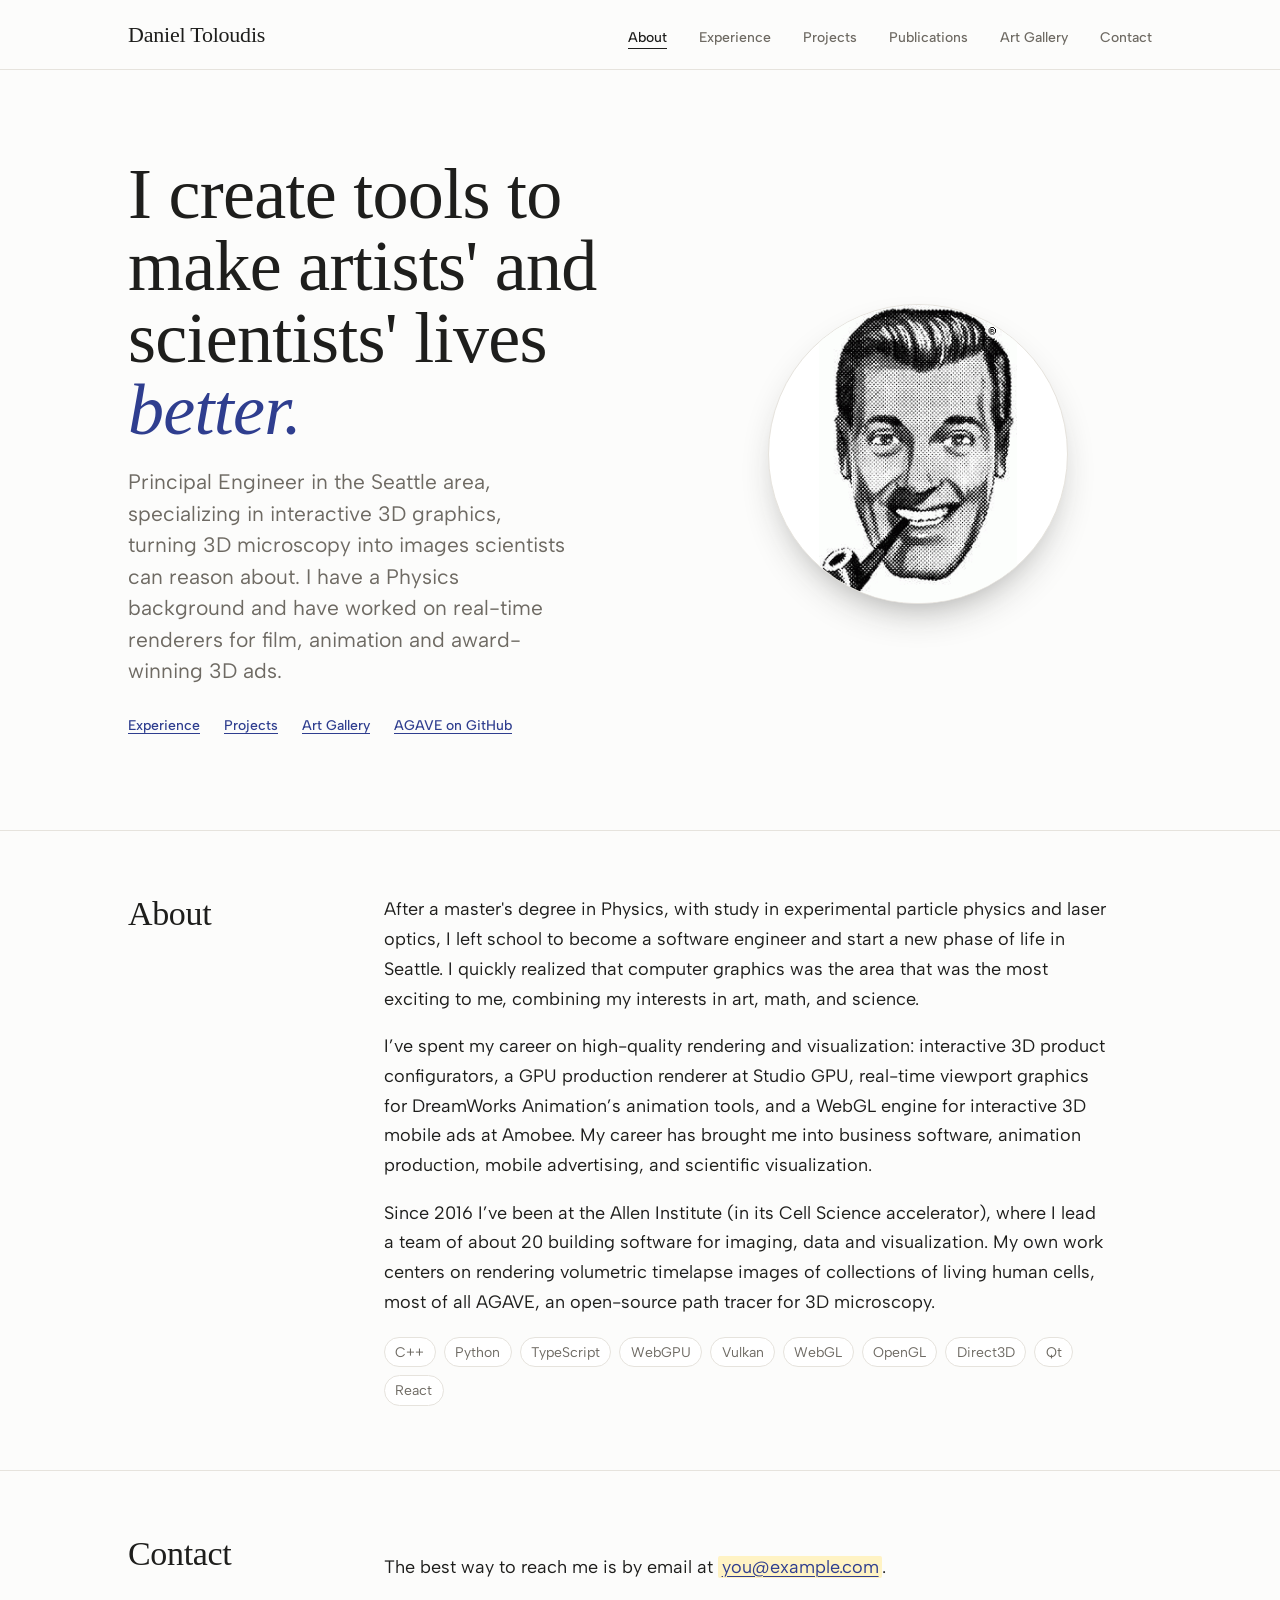
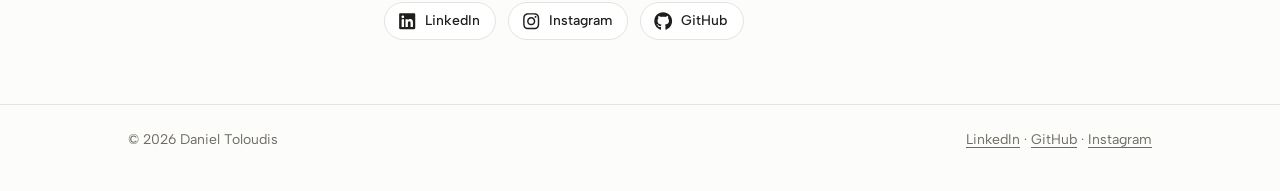
<file: index.html>
<!doctype html>
<html lang="en">
<head>
  <meta charset="utf-8">
  <meta name="viewport" content="width=device-width, initial-scale=1">
  <title>Daniel Toloudis — Graphics engineer</title>
  <meta name="description" content="Daniel Toloudis builds rendering software for scientific images: path-traced volume rendering of 3D microscopy at the Allen Institute for Cell Science.">
  <link rel="preconnect" href="https://fonts.googleapis.com">
  <link rel="preconnect" href="https://fonts.gstatic.com" crossorigin>
  <link rel="stylesheet" href="https://fonts.googleapis.com/css2?family=Tinos:ital,wght@0,400;1,400&family=Albert+Sans:ital,wght@0,400;0,500;0,600;1,400&display=swap">
  <link rel="icon" href="data:image/svg+xml,%3Csvg xmlns='http://www.w3.org/2000/svg' viewBox='0 0 32 32'%3E%3Ccircle cx='16' cy='16' r='14' fill='%2305070a'/%3E%3Ccircle cx='17' cy='15' r='6' fill='%23ff6bb8'/%3E%3Ccircle cx='16' cy='16' r='12' fill='none' stroke='%234f8cff' stroke-width='2'/%3E%3C/svg%3E">
  <script type="module" crossorigin src="./assets/main-CCOBuqIG.js"></script>
  <link rel="modulepreload" crossorigin href="./assets/mount-3swXHmPe.js">
  <link rel="modulepreload" crossorigin href="./assets/fa6-BTSEpjHE.js">
  <link rel="modulepreload" crossorigin href="./assets/Txt-CPRo2rce.js">
  <link rel="modulepreload" crossorigin href="./assets/assets-CnArFtZx.js">
  <link rel="stylesheet" crossorigin href="./assets/mount-CSXxXZ2w.css">
</head>
<body>
  <div id="root"><link rel="preload" as="image" href="/images/dobbshead.png"/><header class="site-head"><div class="wrap"><a class="wordmark" href="index.html">Daniel Toloudis</a><nav class="site-nav" aria-label="Main"><a href="index.html" aria-current="page">About</a><a href="experience.html">Experience</a><a href="projects.html">Projects</a><a href="publications.html">Publications</a><a href="art.html">Art Gallery</a><a href="index.html#contact">Contact</a></nav></div></header><main><section class="wrap hero"><div><h1>I create tools to make artists&#x27; and scientists&#x27; lives <em>better.</em></h1><p class="lede">Principal Engineer in the Seattle area, specializing in interactive 3D graphics, turning 3D microscopy into images scientists can reason about. I have a Physics background and have worked on real-time renderers for film, animation and award-winning 3D ads.</p><p class="links"><a href="experience.html">Experience</a><a href="projects.html">Projects</a><a href="art.html">Art Gallery</a><a href="https://github.com/AllenCell/agave">AGAVE on GitHub</a></p></div><figure class="portrait"><img src="/images/dobbshead.png" alt="Dobbshead" width="216" height="324"/></figure></section><section class="section" id="about"><div class="wrap section-grid"><h2>About</h2><div><div class="prose"><p>After a master&#x27;s degree in Physics, with study in experimental particle physics and laser optics, I left school to become a software engineer and start a new phase of life in Seattle. I quickly realized that computer graphics was the area that was the most exciting to me, combining my interests in art, math, and science.</p><p>I’ve spent my career on high-quality rendering and visualization: interactive 3D product configurators, a GPU production renderer at Studio GPU, real-time viewport graphics for DreamWorks Animation’s animation tools, and a WebGL engine for interactive 3D mobile ads at Amobee. My career has brought me into business software, animation production, mobile advertising, and scientific visualization.</p><p>Since 2016 I’ve been at the Allen Institute (in its Cell Science accelerator), where I lead a team of about 20 building software for imaging, data and visualization. My own work centers on rendering volumetric timelapse images of collections of living human cells, most of all AGAVE, an open-source path tracer for 3D microscopy.</p></div><div class="about-skills" aria-label="Skills"><ul class="skills"><li>C++</li><li>Python</li><li>TypeScript</li><li>WebGPU</li><li>Vulkan</li><li>WebGL</li><li>OpenGL</li><li>Direct3D</li><li>Qt</li><li>React</li></ul></div></div></div></section><section class="section" id="contact"><div class="wrap section-grid"><h2>Contact</h2><div><p class="prose">The best way to reach me is by email at<!-- --> <a href="mailto:you@example.com"><span class="todo">you@example.com</span></a>.</p><ul class="social"><li><a href="https://www.linkedin.com/in/toloudis/"><svg stroke="currentColor" fill="currentColor" stroke-width="0" viewBox="0 0 448 512" aria-hidden="true" height="1em" width="1em" xmlns="http://www.w3.org/2000/svg"><path d="M416 32H31.9C14.3 32 0 46.5 0 64.3v383.4C0 465.5 14.3 480 31.9 480H416c17.6 0 32-14.5 32-32.3V64.3c0-17.8-14.4-32.3-32-32.3zM135.4 416H69V202.2h66.5V416zm-33.2-243c-21.3 0-38.5-17.3-38.5-38.5S80.9 96 102.2 96c21.2 0 38.5 17.3 38.5 38.5 0 21.3-17.2 38.5-38.5 38.5zm282.1 243h-66.4V312c0-24.8-.5-56.7-34.5-56.7-34.6 0-39.9 27-39.9 54.9V416h-66.4V202.2h63.7v29.2h.9c8.9-16.8 30.6-34.5 62.9-34.5 67.2 0 79.7 44.3 79.7 101.9V416z"></path></svg>LinkedIn</a></li><li><a href="https://www.instagram.com/dmtoloudis/"><svg stroke="currentColor" fill="currentColor" stroke-width="0" viewBox="0 0 448 512" aria-hidden="true" height="1em" width="1em" xmlns="http://www.w3.org/2000/svg"><path d="M224.1 141c-63.6 0-114.9 51.3-114.9 114.9s51.3 114.9 114.9 114.9S339 319.5 339 255.9 287.7 141 224.1 141zm0 189.6c-41.1 0-74.7-33.5-74.7-74.7s33.5-74.7 74.7-74.7 74.7 33.5 74.7 74.7-33.6 74.7-74.7 74.7zm146.4-194.3c0 14.9-12 26.8-26.8 26.8-14.9 0-26.8-12-26.8-26.8s12-26.8 26.8-26.8 26.8 12 26.8 26.8zm76.1 27.2c-1.7-35.9-9.9-67.7-36.2-93.9-26.2-26.2-58-34.4-93.9-36.2-37-2.1-147.9-2.1-184.9 0-35.8 1.7-67.6 9.9-93.9 36.1s-34.4 58-36.2 93.9c-2.1 37-2.1 147.9 0 184.9 1.7 35.9 9.9 67.7 36.2 93.9s58 34.4 93.9 36.2c37 2.1 147.9 2.1 184.9 0 35.9-1.7 67.7-9.9 93.9-36.2 26.2-26.2 34.4-58 36.2-93.9 2.1-37 2.1-147.8 0-184.8zM398.8 388c-7.8 19.6-22.9 34.7-42.6 42.6-29.5 11.7-99.5 9-132.1 9s-102.7 2.6-132.1-9c-19.6-7.8-34.7-22.9-42.6-42.6-11.7-29.5-9-99.5-9-132.1s-2.6-102.7 9-132.1c7.8-19.6 22.9-34.7 42.6-42.6 29.5-11.7 99.5-9 132.1-9s102.7-2.6 132.1 9c19.6 7.8 34.7 22.9 42.6 42.6 11.7 29.5 9 99.5 9 132.1s2.7 102.7-9 132.1z"></path></svg>Instagram</a></li><li><a href="https://github.com/toloudis"><svg stroke="currentColor" fill="currentColor" stroke-width="0" viewBox="0 0 496 512" aria-hidden="true" height="1em" width="1em" xmlns="http://www.w3.org/2000/svg"><path d="M165.9 397.4c0 2-2.3 3.6-5.2 3.6-3.3.3-5.6-1.3-5.6-3.6 0-2 2.3-3.6 5.2-3.6 3-.3 5.6 1.3 5.6 3.6zm-31.1-4.5c-.7 2 1.3 4.3 4.3 4.9 2.6 1 5.6 0 6.2-2s-1.3-4.3-4.3-5.2c-2.6-.7-5.5.3-6.2 2.3zm44.2-1.7c-2.9.7-4.9 2.6-4.6 4.9.3 2 2.9 3.3 5.9 2.6 2.9-.7 4.9-2.6 4.6-4.6-.3-1.9-3-3.2-5.9-2.9zM244.8 8C106.1 8 0 113.3 0 252c0 110.9 69.8 205.8 169.5 239.2 12.8 2.3 17.3-5.6 17.3-12.1 0-6.2-.3-40.4-.3-61.4 0 0-70 15-84.7-29.8 0 0-11.4-29.1-27.8-36.6 0 0-22.9-15.7 1.6-15.4 0 0 24.9 2 38.6 25.8 21.9 38.6 58.6 27.5 72.9 20.9 2.3-16 8.8-27.1 16-33.7-55.9-6.2-112.3-14.3-112.3-110.5 0-27.5 7.6-41.3 23.6-58.9-2.6-6.5-11.1-33.3 2.6-67.9 20.9-6.5 69 27 69 27 20-5.6 41.5-8.5 62.8-8.5s42.8 2.9 62.8 8.5c0 0 48.1-33.6 69-27 13.7 34.7 5.2 61.4 2.6 67.9 16 17.7 25.8 31.5 25.8 58.9 0 96.5-58.9 104.2-114.8 110.5 9.2 7.9 17 22.9 17 46.4 0 33.7-.3 75.4-.3 83.6 0 6.5 4.6 14.4 17.3 12.1C428.2 457.8 496 362.9 496 252 496 113.3 383.5 8 244.8 8zM97.2 352.9c-1.3 1-1 3.3.7 5.2 1.6 1.6 3.9 2.3 5.2 1 1.3-1 1-3.3-.7-5.2-1.6-1.6-3.9-2.3-5.2-1zm-10.8-8.1c-.7 1.3.3 2.9 2.3 3.9 1.6 1 3.6.7 4.3-.7.7-1.3-.3-2.9-2.3-3.9-2-.6-3.6-.3-4.3.7zm32.4 35.6c-1.6 1.3-1 4.3 1.3 6.2 2.3 2.3 5.2 2.6 6.5 1 1.3-1.3.7-4.3-1.3-6.2-2.2-2.3-5.2-2.6-6.5-1zm-11.4-14.7c-1.6 1-1.6 3.6 0 5.9 1.6 2.3 4.3 3.3 5.6 2.3 1.6-1.3 1.6-3.9 0-6.2-1.4-2.3-4-3.3-5.6-2z"></path></svg>GitHub</a></li></ul></div></div></section></main><footer class="site-foot"><div class="wrap"><span>© <span>2026</span> <!-- -->Daniel Toloudis</span><span><a href="https://www.linkedin.com/in/toloudis/">LinkedIn</a> · <a href="https://github.com/toloudis">GitHub</a> · <a href="https://www.instagram.com/dmtoloudis/">Instagram</a></span></div></footer></div>
</body>
</html>
</file>
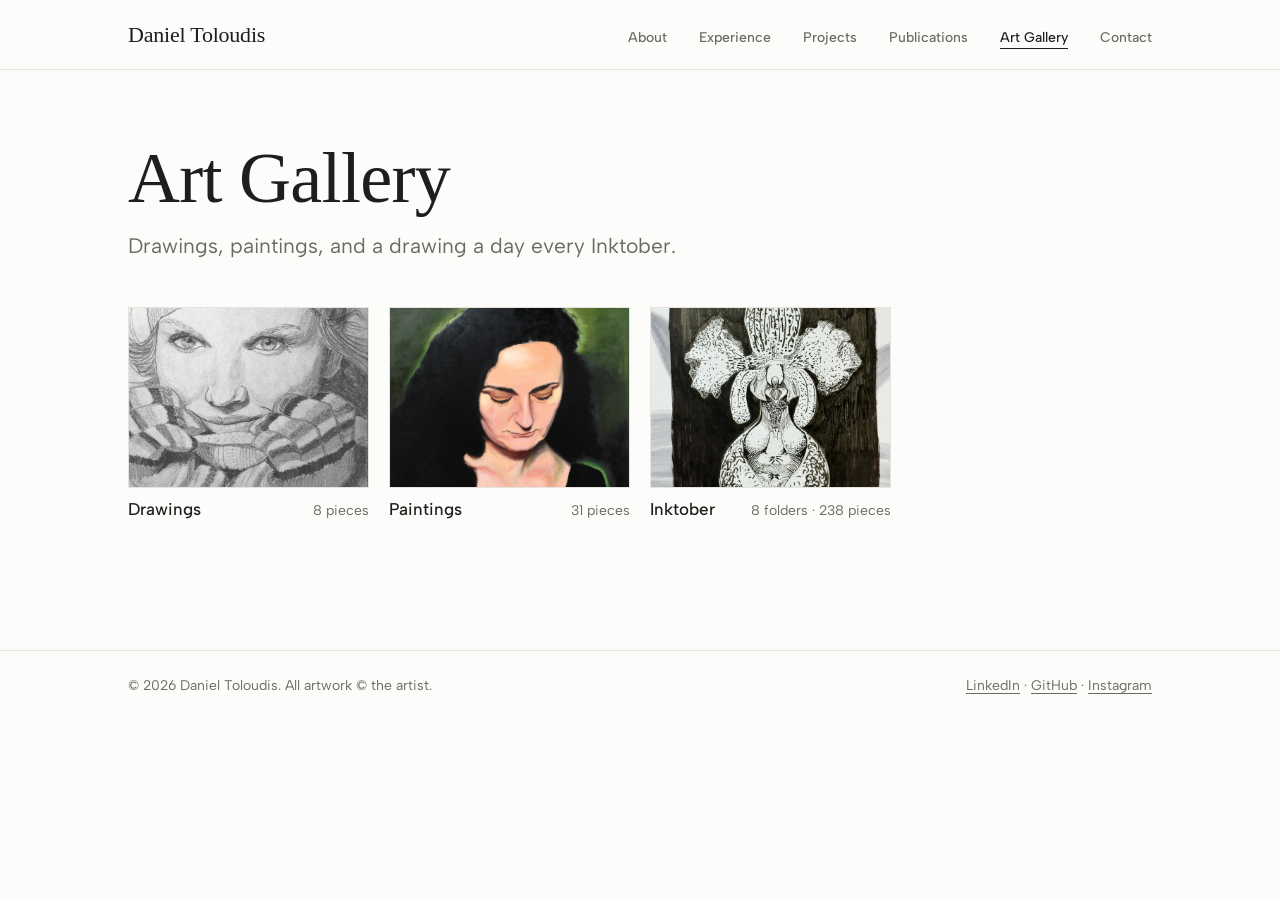
<file: art.html>
<!doctype html>
<html lang="en">
<head>
  <meta charset="utf-8">
  <meta name="viewport" content="width=device-width, initial-scale=1">
  <title>Art Gallery — Daniel Toloudis</title>
  <meta name="description" content="Ink drawings and paintings by Daniel Toloudis.">
  <link rel="preconnect" href="https://fonts.googleapis.com">
  <link rel="preconnect" href="https://fonts.gstatic.com" crossorigin>
  <link rel="stylesheet" href="https://fonts.googleapis.com/css2?family=Tinos:ital,wght@0,400;1,400&family=Albert+Sans:ital,wght@0,400;0,500;0,600;1,400&display=swap">
  <link rel="icon" href="data:image/svg+xml,%3Csvg xmlns='http://www.w3.org/2000/svg' viewBox='0 0 32 32'%3E%3Ccircle cx='16' cy='16' r='14' fill='%2305070a'/%3E%3Ccircle cx='17' cy='15' r='6' fill='%23ff6bb8'/%3E%3Ccircle cx='16' cy='16' r='12' fill='none' stroke='%234f8cff' stroke-width='2'/%3E%3C/svg%3E">
  <script type="module" crossorigin src="./assets/art-D16DQ9I-.js"></script>
  <link rel="modulepreload" crossorigin href="./assets/mount-3swXHmPe.js">
  <link rel="modulepreload" crossorigin href="./assets/assets-CnArFtZx.js">
  <link rel="modulepreload" crossorigin href="./assets/Picture-DK5VzDu_.js">
  <link rel="stylesheet" crossorigin href="./assets/mount-CSXxXZ2w.css">
</head>
<body>
  <div id="root"><header class="site-head"><div class="wrap"><a class="wordmark" href="index.html">Daniel Toloudis</a><nav class="site-nav" aria-label="Main"><a href="index.html">About</a><a href="experience.html">Experience</a><a href="projects.html">Projects</a><a href="publications.html">Publications</a><a href="art.html" aria-current="page">Art Gallery</a><a href="index.html#contact">Contact</a></nav></div></header><main><section class="wrap page-intro"><h1>Art Gallery</h1><div class="page-lede"><p>Drawings, paintings, and a drawing a day every Inktober.</p></div></section><div class="wrap page-body"><div class="art-browser"><ul class="folders"><li><a class="folder" href="#drawings"><span class="folder-cover"><img src="/images/art/drawings/Girl_Hat_Gloves.jpg" alt="" loading="lazy" decoding="async"/></span><span class="folder-label"><span class="title">Drawings</span><span class="detail">8 pieces</span></span></a></li><li><a class="folder" href="#paintings"><span class="folder-cover"><img src="/images/art/paintings/Portrait,_green.jpg" alt="" loading="lazy" decoding="async"/></span><span class="folder-label"><span class="title">Paintings</span><span class="detail">31 pieces</span></span></a></li><li><a class="folder" href="#inktober"><span class="folder-cover"><img src="/images/art/inktober/2024/2024-04-exotic.jpg" alt="" loading="lazy" decoding="async"/></span><span class="folder-label"><span class="title">Inktober</span><span class="detail">8 folders · <!-- -->238 pieces</span></span></a></li></ul></div></div></main><footer class="site-foot"><div class="wrap"><span>© <span>2026</span> <!-- -->Daniel Toloudis<!-- -->. All artwork © the artist.</span><span><a href="https://www.linkedin.com/in/toloudis/">LinkedIn</a> · <a href="https://github.com/toloudis">GitHub</a> · <a href="https://www.instagram.com/dmtoloudis/">Instagram</a></span></div></footer></div>
</body>
</html>
</file>
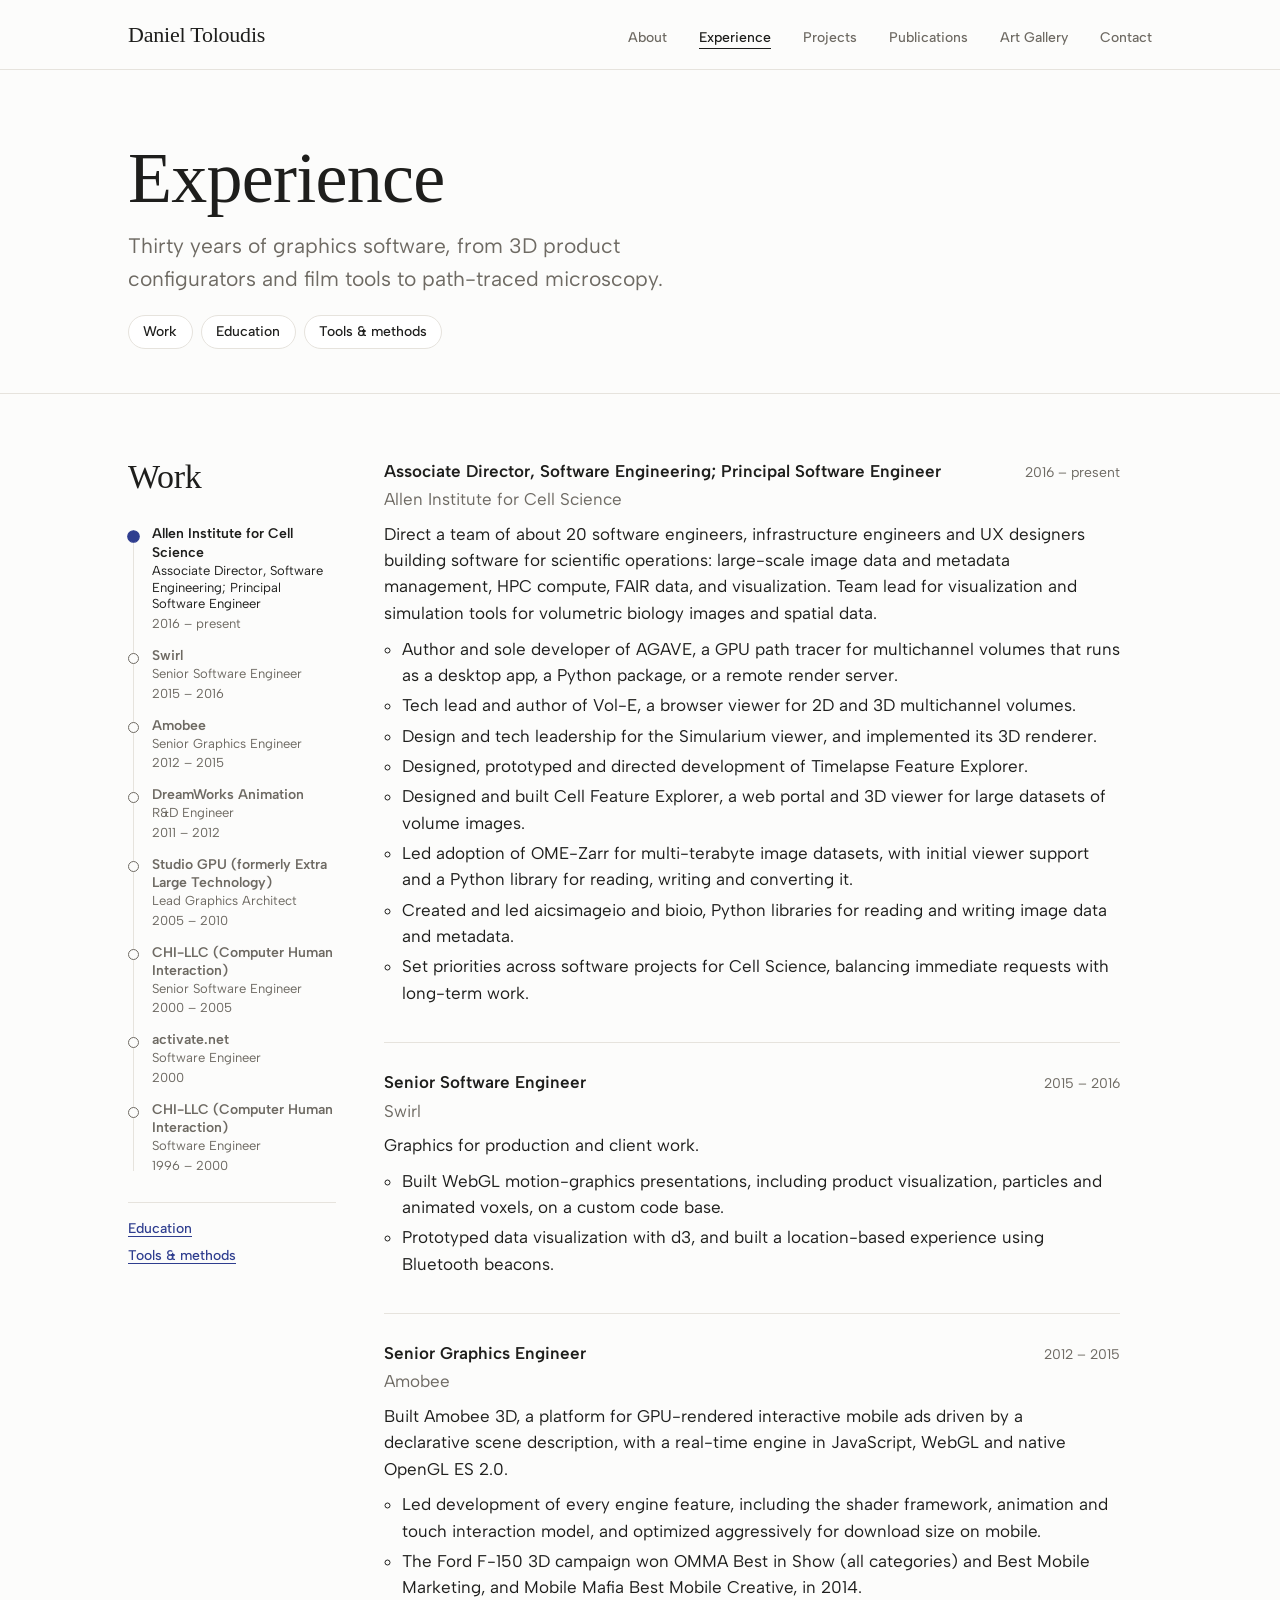
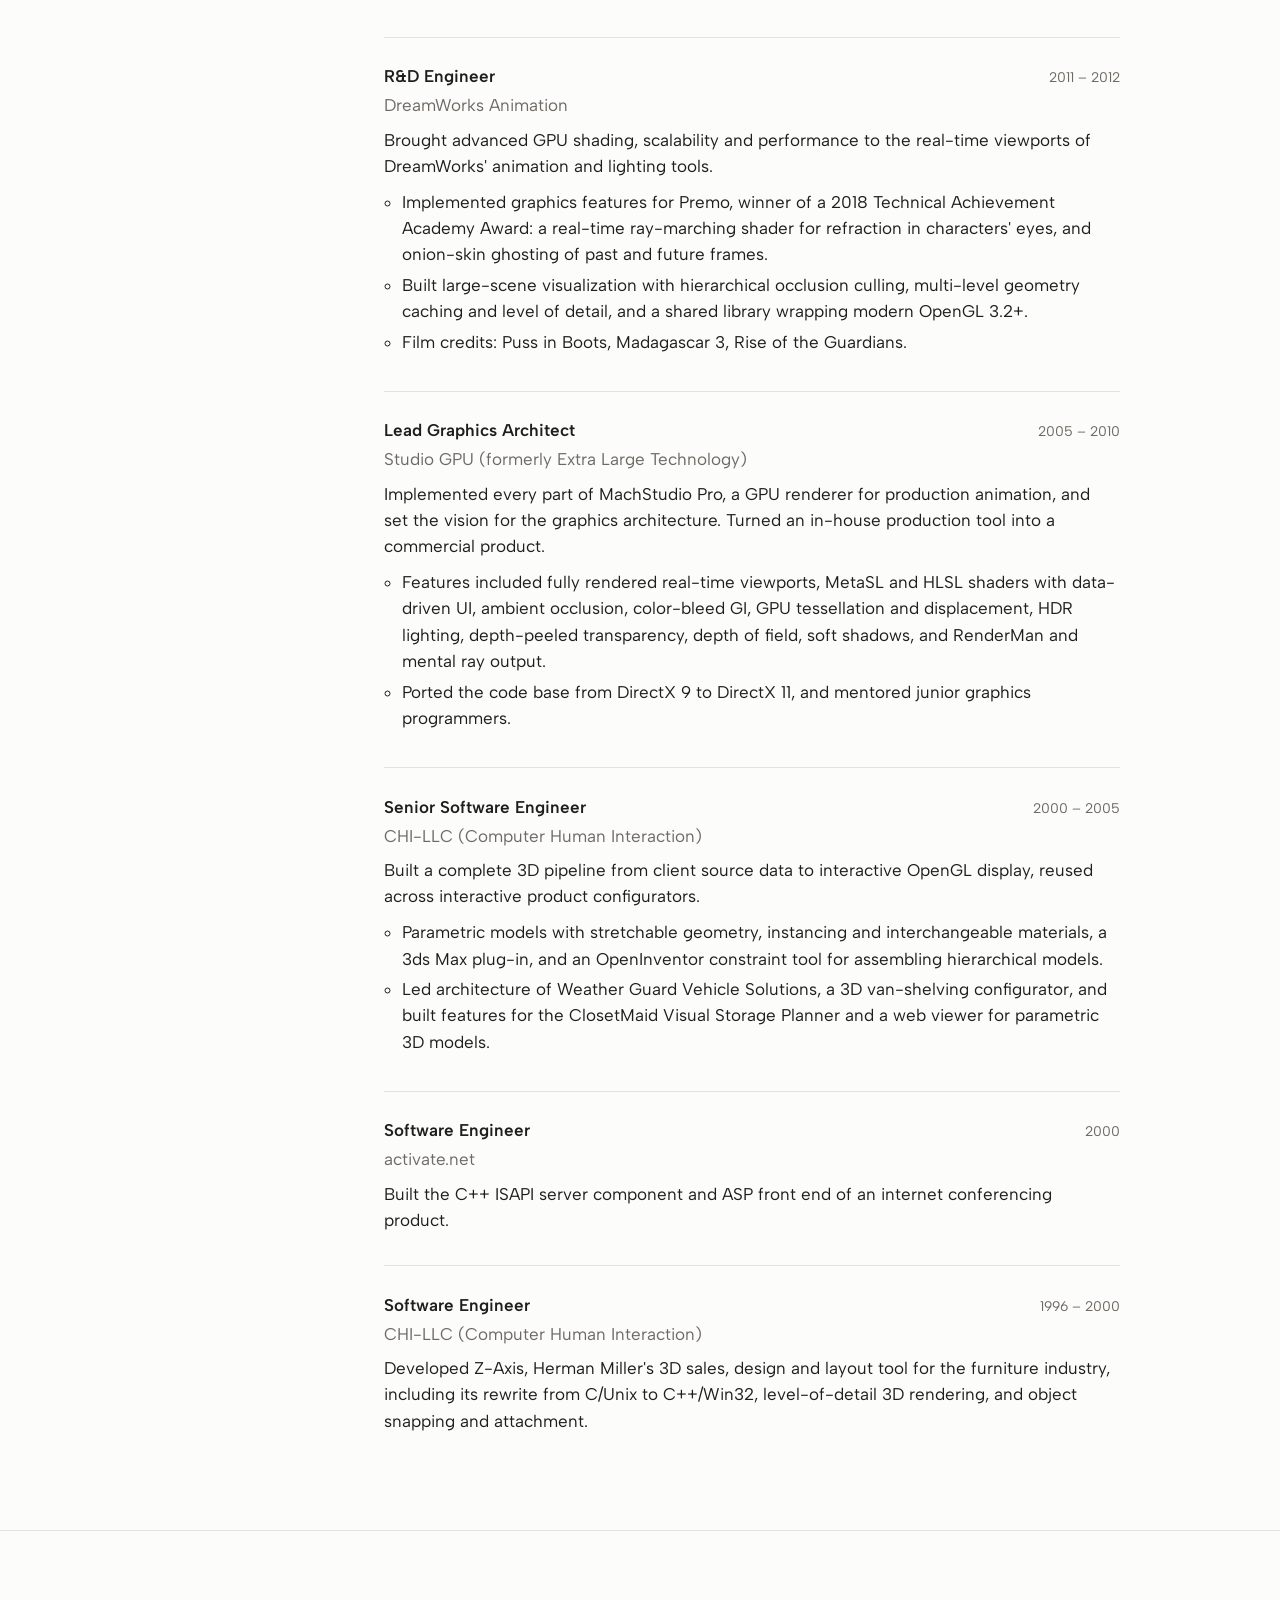
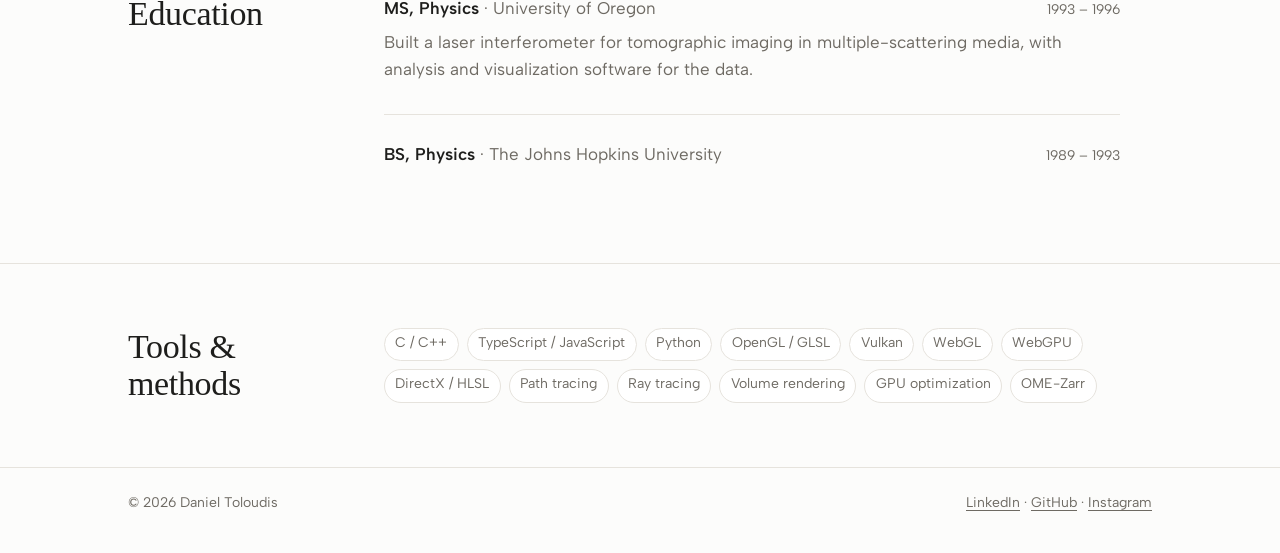
<file: experience.html>
<!doctype html>
<html lang="en">
<head>
  <meta charset="utf-8">
  <meta name="viewport" content="width=device-width, initial-scale=1">
  <title>Experience — Daniel Toloudis</title>
  <meta name="description" content="Experience, education, skills and publications of Daniel Toloudis, graphics and volume rendering engineer.">
  <link rel="preconnect" href="https://fonts.googleapis.com">
  <link rel="preconnect" href="https://fonts.gstatic.com" crossorigin>
  <link rel="stylesheet" href="https://fonts.googleapis.com/css2?family=Tinos:ital,wght@0,400;1,400&family=Albert+Sans:ital,wght@0,400;0,500;0,600;1,400&display=swap">
  <link rel="icon" href="data:image/svg+xml,%3Csvg xmlns='http://www.w3.org/2000/svg' viewBox='0 0 32 32'%3E%3Ccircle cx='16' cy='16' r='14' fill='%2305070a'/%3E%3Ccircle cx='17' cy='15' r='6' fill='%23ff6bb8'/%3E%3Ccircle cx='16' cy='16' r='12' fill='none' stroke='%234f8cff' stroke-width='2'/%3E%3C/svg%3E">
  <script type="module" crossorigin src="./assets/experience-R4EytuAT.js"></script>
  <link rel="modulepreload" crossorigin href="./assets/mount-3swXHmPe.js">
  <link rel="modulepreload" crossorigin href="./assets/Txt-CPRo2rce.js">
  <link rel="stylesheet" crossorigin href="./assets/mount-CSXxXZ2w.css">
</head>
<body>
  <div id="root"><header class="site-head"><div class="wrap"><a class="wordmark" href="index.html">Daniel Toloudis</a><nav class="site-nav" aria-label="Main"><a href="index.html">About</a><a href="experience.html" aria-current="page">Experience</a><a href="projects.html">Projects</a><a href="publications.html">Publications</a><a href="art.html">Art Gallery</a><a href="index.html#contact">Contact</a></nav></div></header><main><section class="wrap page-intro"><h1>Experience</h1><div class="page-lede"><p>Thirty years of graphics software, from 3D product configurators and film tools to path-traced microscopy.<!-- --> </p><nav class="jump" aria-label="On this page"><a href="#work">Work</a><a href="#education">Education</a><a href="#skills">Tools &amp; methods</a></nav></div></section><section class="section" id="work"><div class="wrap section-grid"><div><h2>Work</h2><nav aria-label="Roles"><ol class="timeline"><li><a id="role-0-link" href="#role-0" aria-current="true"><span class="timeline-org">Allen Institute for Cell Science</span><span class="timeline-title">Associate Director, Software Engineering; Principal Software Engineer</span><span class="timeline-when">2016 – present</span></a></li><li><a id="role-1-link" href="#role-1"><span class="timeline-org">Swirl</span><span class="timeline-title">Senior Software Engineer</span><span class="timeline-when">2015 – 2016</span></a></li><li><a id="role-2-link" href="#role-2"><span class="timeline-org">Amobee</span><span class="timeline-title">Senior Graphics Engineer</span><span class="timeline-when">2012 – 2015</span></a></li><li><a id="role-3-link" href="#role-3"><span class="timeline-org">DreamWorks Animation</span><span class="timeline-title">R&amp;D Engineer</span><span class="timeline-when">2011 – 2012</span></a></li><li><a id="role-4-link" href="#role-4"><span class="timeline-org">Studio GPU (formerly Extra Large Technology)</span><span class="timeline-title">Lead Graphics Architect</span><span class="timeline-when">2005 – 2010</span></a></li><li><a id="role-5-link" href="#role-5"><span class="timeline-org">CHI-LLC (Computer Human Interaction)</span><span class="timeline-title">Senior Software Engineer</span><span class="timeline-when">2000 – 2005</span></a></li><li><a id="role-6-link" href="#role-6"><span class="timeline-org">activate.net</span><span class="timeline-title">Software Engineer</span><span class="timeline-when">2000</span></a></li><li><a id="role-7-link" href="#role-7"><span class="timeline-org">CHI-LLC (Computer Human Interaction)</span><span class="timeline-title">Software Engineer</span><span class="timeline-when">1996 – 2000</span></a></li></ol><p class="timeline-more"><a href="#education">Education</a><a href="#skills">Tools &amp; methods</a></p></nav></div><ol class="roles"><li class="role" id="role-0"><div class="role-head"><h3>Associate Director, Software Engineering; Principal Software Engineer</h3><span class="when">2016 – present</span></div><p class="role-org">Allen Institute for Cell Science</p><p>Direct a team of about 20 software engineers, infrastructure engineers and UX designers building software for scientific operations: large-scale image data and metadata management, HPC compute, FAIR data, and visualization. Team lead for visualization and simulation tools for volumetric biology images and spatial data.</p><ul><li>Author and sole developer of AGAVE, a GPU path tracer for multichannel volumes that runs as a desktop app, a Python package, or a remote render server.</li><li>Tech lead and author of Vol-E, a browser viewer for 2D and 3D multichannel volumes.</li><li>Design and tech leadership for the Simularium viewer, and implemented its 3D renderer.</li><li>Designed, prototyped and directed development of Timelapse Feature Explorer.</li><li>Designed and built Cell Feature Explorer, a web portal and 3D viewer for large datasets of volume images.</li><li>Led adoption of OME-Zarr for multi-terabyte image datasets, with initial viewer support and a Python library for reading, writing and converting it.</li><li>Created and led aicsimageio and bioio, Python libraries for reading and writing image data and metadata.</li><li>Set priorities across software projects for Cell Science, balancing immediate requests with long-term work.</li></ul></li><li class="role" id="role-1"><div class="role-head"><h3>Senior Software Engineer</h3><span class="when">2015 – 2016</span></div><p class="role-org">Swirl</p><p>Graphics for production and client work.</p><ul><li>Built WebGL motion-graphics presentations, including product visualization, particles and animated voxels, on a custom code base.</li><li>Prototyped data visualization with d3, and built a location-based experience using Bluetooth beacons.</li></ul></li><li class="role" id="role-2"><div class="role-head"><h3>Senior Graphics Engineer</h3><span class="when">2012 – 2015</span></div><p class="role-org">Amobee</p><p>Built Amobee 3D, a platform for GPU-rendered interactive mobile ads driven by a declarative scene description, with a real-time engine in JavaScript, WebGL and native OpenGL ES 2.0.</p><ul><li>Led development of every engine feature, including the shader framework, animation and touch interaction model, and optimized aggressively for download size on mobile.</li><li>The Ford F-150 3D campaign won OMMA Best in Show (all categories) and Best Mobile Marketing, and Mobile Mafia Best Mobile Creative, in 2014.</li></ul></li><li class="role" id="role-3"><div class="role-head"><h3>R&amp;D Engineer</h3><span class="when">2011 – 2012</span></div><p class="role-org">DreamWorks Animation</p><p>Brought advanced GPU shading, scalability and performance to the real-time viewports of DreamWorks&#x27; animation and lighting tools.</p><ul><li>Implemented graphics features for Premo, winner of a 2018 Technical Achievement Academy Award: a real-time ray-marching shader for refraction in characters&#x27; eyes, and onion-skin ghosting of past and future frames.</li><li>Built large-scene visualization with hierarchical occlusion culling, multi-level geometry caching and level of detail, and a shared library wrapping modern OpenGL 3.2+.</li><li>Film credits: Puss in Boots, Madagascar 3, Rise of the Guardians.</li></ul></li><li class="role" id="role-4"><div class="role-head"><h3>Lead Graphics Architect</h3><span class="when">2005 – 2010</span></div><p class="role-org">Studio GPU (formerly Extra Large Technology)</p><p>Implemented every part of MachStudio Pro, a GPU renderer for production animation, and set the vision for the graphics architecture. Turned an in-house production tool into a commercial product.</p><ul><li>Features included fully rendered real-time viewports, MetaSL and HLSL shaders with data-driven UI, ambient occlusion, color-bleed GI, GPU tessellation and displacement, HDR lighting, depth-peeled transparency, depth of field, soft shadows, and RenderMan and mental ray output.</li><li>Ported the code base from DirectX 9 to DirectX 11, and mentored junior graphics programmers.</li></ul></li><li class="role" id="role-5"><div class="role-head"><h3>Senior Software Engineer</h3><span class="when">2000 – 2005</span></div><p class="role-org">CHI-LLC (Computer Human Interaction)</p><p>Built a complete 3D pipeline from client source data to interactive OpenGL display, reused across interactive product configurators.</p><ul><li>Parametric models with stretchable geometry, instancing and interchangeable materials, a 3ds Max plug-in, and an OpenInventor constraint tool for assembling hierarchical models.</li><li>Led architecture of Weather Guard Vehicle Solutions, a 3D van-shelving configurator, and built features for the ClosetMaid Visual Storage Planner and a web viewer for parametric 3D models.</li></ul></li><li class="role" id="role-6"><div class="role-head"><h3>Software Engineer</h3><span class="when">2000</span></div><p class="role-org">activate.net</p><p>Built the C++ ISAPI server component and ASP front end of an internet conferencing product.</p></li><li class="role" id="role-7"><div class="role-head"><h3>Software Engineer</h3><span class="when">1996 – 2000</span></div><p class="role-org">CHI-LLC (Computer Human Interaction)</p><p>Developed Z-Axis, Herman Miller&#x27;s 3D sales, design and layout tool for the furniture industry, including its rewrite from C/Unix to C++/Win32, level-of-detail 3D rendering, and object snapping and attachment.</p></li></ol></div></section><section class="section" id="education"><div class="wrap section-grid"><h2>Education</h2><ol class="roles"><li class="role"><div class="role-head"><h3>MS, Physics<!-- --> <span class="org">· <!-- -->University of Oregon</span></h3><span class="when">1993 – 1996</span></div><p class="note">Built a laser interferometer for tomographic imaging in multiple-scattering media, with analysis and visualization software for the data.</p></li><li class="role"><div class="role-head"><h3>BS, Physics<!-- --> <span class="org">· <!-- -->The Johns Hopkins University</span></h3><span class="when">1989 – 1993</span></div></li></ol></div></section><section class="section" id="skills"><div class="wrap section-grid"><h2>Tools &amp; methods</h2><ul class="skills"><li>C / C++</li><li>TypeScript / JavaScript</li><li>Python</li><li>OpenGL / GLSL</li><li>Vulkan</li><li>WebGL</li><li>WebGPU</li><li>DirectX / HLSL</li><li>Path tracing</li><li>Ray tracing</li><li>Volume rendering</li><li>GPU optimization</li><li>OME-Zarr</li></ul></div></section></main><footer class="site-foot"><div class="wrap"><span>© <span>2026</span> <!-- -->Daniel Toloudis</span><span><a href="https://www.linkedin.com/in/toloudis/">LinkedIn</a> · <a href="https://github.com/toloudis">GitHub</a> · <a href="https://www.instagram.com/dmtoloudis/">Instagram</a></span></div></footer></div>
</body>
</html>
</file>
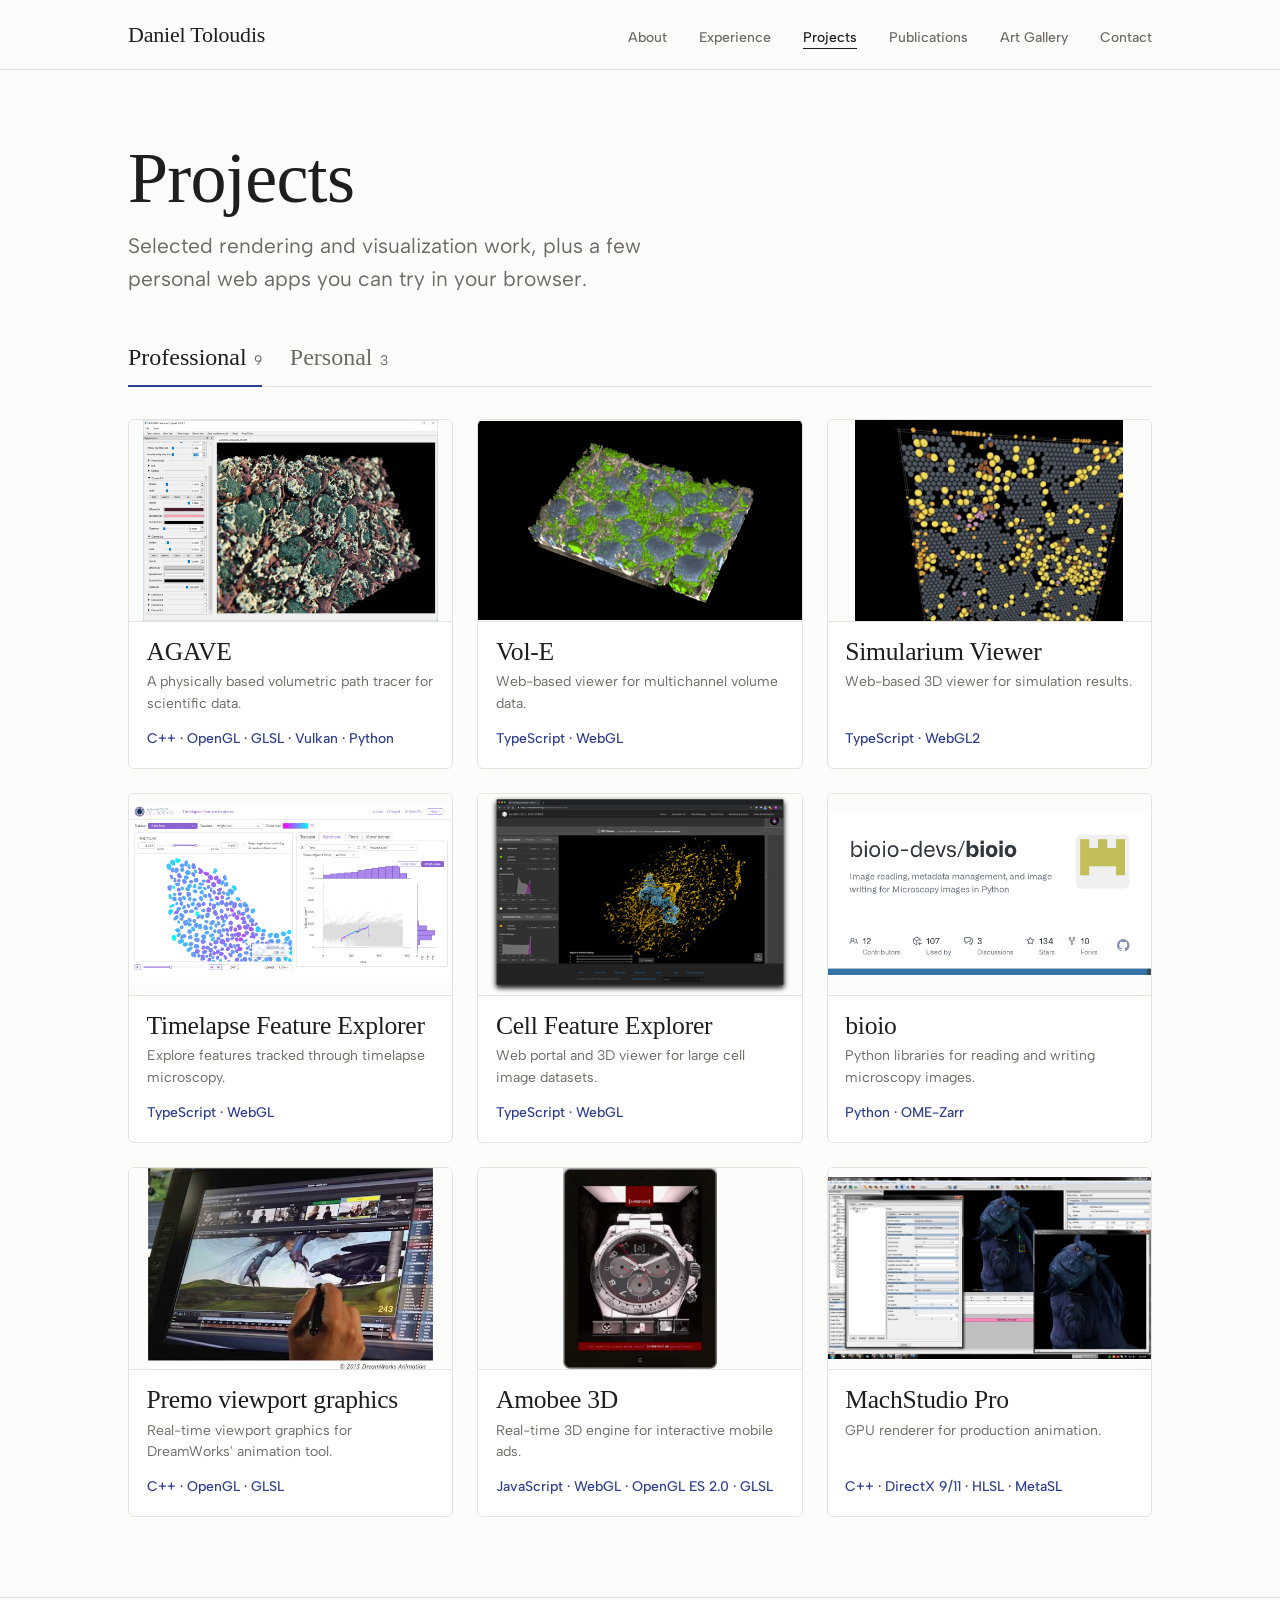
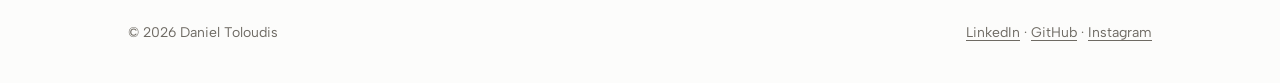
<file: projects.html>
<!doctype html>
<html lang="en">
<head>
  <meta charset="utf-8">
  <meta name="viewport" content="width=device-width, initial-scale=1">
  <title>Projects — Daniel Toloudis</title>
  <meta name="description" content="Selected rendering and visualization projects by Daniel Toloudis, including AGAVE, Vol-E and Simularium.">
  <link rel="preconnect" href="https://fonts.googleapis.com">
  <link rel="preconnect" href="https://fonts.gstatic.com" crossorigin>
  <link rel="stylesheet" href="https://fonts.googleapis.com/css2?family=Tinos:ital,wght@0,400;1,400&family=Albert+Sans:ital,wght@0,400;0,500;0,600;1,400&display=swap">
  <link rel="icon" href="data:image/svg+xml,%3Csvg xmlns='http://www.w3.org/2000/svg' viewBox='0 0 32 32'%3E%3Ccircle cx='16' cy='16' r='14' fill='%2305070a'/%3E%3Ccircle cx='17' cy='15' r='6' fill='%23ff6bb8'/%3E%3Ccircle cx='16' cy='16' r='12' fill='none' stroke='%234f8cff' stroke-width='2'/%3E%3C/svg%3E">
  <script type="module" crossorigin src="./assets/projects-CB8AcPf1.js"></script>
  <link rel="modulepreload" crossorigin href="./assets/mount-3swXHmPe.js">
  <link rel="modulepreload" crossorigin href="./assets/assets-CnArFtZx.js">
  <link rel="modulepreload" crossorigin href="./assets/Picture-DK5VzDu_.js">
  <link rel="stylesheet" crossorigin href="./assets/mount-CSXxXZ2w.css">
</head>
<body>
  <div id="root"><header class="site-head"><div class="wrap"><a class="wordmark" href="index.html">Daniel Toloudis</a><nav class="site-nav" aria-label="Main"><a href="index.html">About</a><a href="experience.html">Experience</a><a href="projects.html" aria-current="page">Projects</a><a href="publications.html">Publications</a><a href="art.html">Art Gallery</a><a href="index.html#contact">Contact</a></nav></div></header><main><section class="wrap page-intro"><h1>Projects</h1><div class="page-lede"><p>Selected rendering and visualization work, plus a few personal web apps you can try in your browser.</p></div></section><div class="wrap page-body"><div class="tabs" role="tablist" aria-label="Project type"><button type="button" role="tab" id="tab-professional" aria-selected="true" aria-controls="panel-professional" tabindex="0">Professional<span class="tab-count">9</span></button><button type="button" role="tab" id="tab-personal" aria-selected="false" aria-controls="panel-personal" tabindex="-1">Personal<span class="tab-count">3</span></button></div><div role="tabpanel" id="panel-professional" aria-labelledby="tab-professional"><ul class="pgrid"><li class="pcard"><button type="button" class="pcard-btn" aria-haspopup="dialog"><div class="pcard-media"><img src="/images/projects/agave-1.jpg" alt="" loading="lazy" decoding="async"/><span class="pcard-cue" aria-hidden="true">View project</span></div><div class="pcard-body"><h2>AGAVE</h2><p>A physically based volumetric path tracer for scientific data.</p><p class="pcard-stack">C++ · OpenGL · GLSL · Vulkan · Python</p></div></button></li><li class="pcard"><button type="button" class="pcard-btn" aria-haspopup="dialog"><div class="pcard-media"><img src="/images/projects/vole-1.png" alt="" loading="lazy" decoding="async"/><span class="pcard-cue" aria-hidden="true">View project</span></div><div class="pcard-body"><h2>Vol-E</h2><p>Web-based viewer for multichannel volume data.</p><p class="pcard-stack">TypeScript · WebGL</p></div></button></li><li class="pcard"><button type="button" class="pcard-btn" aria-haspopup="dialog"><div class="pcard-media"><img src="/images/projects/simularium-1.webp" alt="" loading="lazy" decoding="async"/><span class="pcard-cue" aria-hidden="true">View project</span></div><div class="pcard-body"><h2>Simularium Viewer</h2><p>Web-based 3D viewer for simulation results.</p><p class="pcard-stack">TypeScript · WebGL2</p></div></button></li><li class="pcard"><button type="button" class="pcard-btn" aria-haspopup="dialog"><div class="pcard-media"><img src="/images/projects/tfe-1.png" alt="" loading="lazy" decoding="async"/><span class="pcard-cue" aria-hidden="true">View project</span></div><div class="pcard-body"><h2>Timelapse Feature Explorer</h2><p>Explore features tracked through timelapse microscopy.</p><p class="pcard-stack">TypeScript · WebGL</p></div></button></li><li class="pcard"><button type="button" class="pcard-btn" aria-haspopup="dialog"><div class="pcard-media"><img src="/images/projects/cfe-1.png" alt="" loading="lazy" decoding="async"/><span class="pcard-cue" aria-hidden="true">View project</span></div><div class="pcard-body"><h2>Cell Feature Explorer</h2><p>Web portal and 3D viewer for large cell image datasets.</p><p class="pcard-stack">TypeScript · WebGL</p></div></button></li><li class="pcard"><button type="button" class="pcard-btn" aria-haspopup="dialog"><div class="pcard-media"><img src="/images/projects/bioio-1.png" alt="" loading="lazy" decoding="async"/><span class="pcard-cue" aria-hidden="true">View project</span></div><div class="pcard-body"><h2>bioio</h2><p>Python libraries for reading and writing microscopy images.</p><p class="pcard-stack">Python · OME-Zarr</p></div></button></li><li class="pcard"><button type="button" class="pcard-btn" aria-haspopup="dialog"><div class="pcard-media"><img src="/images/projects/premo-1.jpeg" alt="" loading="lazy" decoding="async"/><span class="pcard-cue" aria-hidden="true">View project</span></div><div class="pcard-body"><h2>Premo viewport graphics</h2><p>Real-time viewport graphics for DreamWorks&#x27; animation tool.</p><p class="pcard-stack">C++ · OpenGL · GLSL</p></div></button></li><li class="pcard"><button type="button" class="pcard-btn" aria-haspopup="dialog"><div class="pcard-media"><img src="/images/projects/amobee-1.png" alt="" loading="lazy" decoding="async"/><span class="pcard-cue" aria-hidden="true">View project</span></div><div class="pcard-body"><h2>Amobee 3D</h2><p>Real-time 3D engine for interactive mobile ads.</p><p class="pcard-stack">JavaScript · WebGL · OpenGL ES 2.0 · GLSL</p></div></button></li><li class="pcard"><button type="button" class="pcard-btn" aria-haspopup="dialog"><div class="pcard-media"><img src="/images/projects/machstudio-1.jpg" alt="" loading="lazy" decoding="async"/><span class="pcard-cue" aria-hidden="true">View project</span></div><div class="pcard-body"><h2>MachStudio Pro</h2><p>GPU renderer for production animation.</p><p class="pcard-stack">C++ · DirectX 9/11 · HLSL · MetaSL</p></div></button></li></ul><dialog class="pdialog" aria-label="Project"></dialog></div><div role="tabpanel" id="panel-personal" aria-labelledby="tab-personal" hidden=""><ul class="pgrid"><li class="pcard"><button type="button" class="pcard-btn" aria-haspopup="dialog"><div class="pcard-media"><img src="/images/projects/heisenshadow-1.png" alt="" loading="lazy" decoding="async"/><span class="pcard-cue" aria-hidden="true">View project</span></div><div class="pcard-body"><h2>heisenshadow</h2><p>Procedural line drawing and mark-making in the browser.</p><p class="pcard-stack">TypeScript · WebGPU · Canvas 2D · d3-delaunay · Tweakpane · Vite</p></div></button></li><li class="pcard"><button type="button" class="pcard-btn" aria-haspopup="dialog"><div class="pcard-media"><img src="/images/projects/painter-1.png" alt="" loading="lazy" decoding="async"/><span class="pcard-cue" aria-hidden="true">View project</span></div><div class="pcard-body"><h2>painter</h2><p>Repaints an image one brushstroke at a time.</p><p class="pcard-stack">TypeScript · Canvas 2D · Parcel</p></div></button></li><li class="pcard"><button type="button" class="pcard-btn" aria-haspopup="dialog"><div class="pcard-media"><img src="/images/projects/headslayer-1.png" alt="" loading="lazy" decoding="async"/><span class="pcard-cue" aria-hidden="true">View project</span></div><div class="pcard-body"><h2>HeadSlayer</h2><p>A fantasy role-playing game in which you assume the command of a warrior Head.</p><p class="pcard-stack">TypeScript · WebGPU</p></div></button></li></ul><dialog class="pdialog" aria-label="Project"></dialog></div></div></main><footer class="site-foot"><div class="wrap"><span>© <span>2026</span> <!-- -->Daniel Toloudis</span><span><a href="https://www.linkedin.com/in/toloudis/">LinkedIn</a> · <a href="https://github.com/toloudis">GitHub</a> · <a href="https://www.instagram.com/dmtoloudis/">Instagram</a></span></div></footer></div>
</body>
</html>
</file>
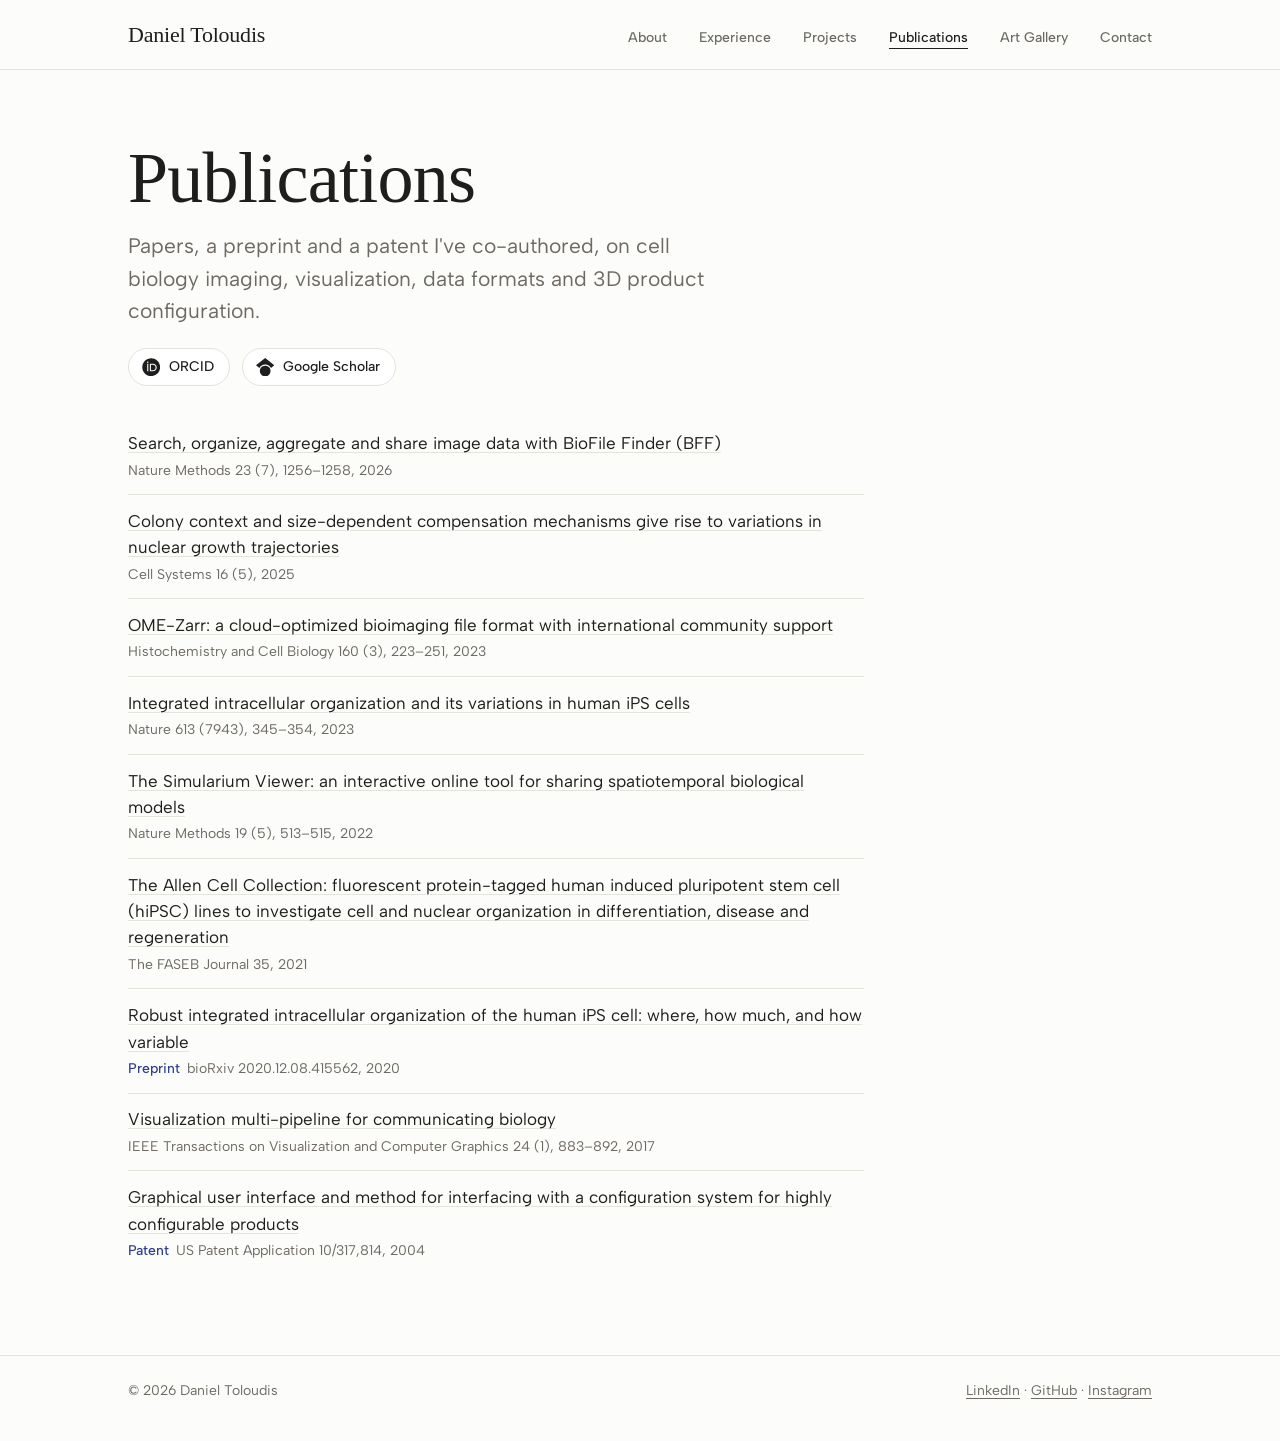
<file: publications.html>
<!doctype html>
<html lang="en">
<head>
  <meta charset="utf-8">
  <meta name="viewport" content="width=device-width, initial-scale=1">
  <title>Publications — Daniel Toloudis</title>
  <meta name="description" content="Scientific publications co-authored by Daniel Toloudis.">
  <link rel="preconnect" href="https://fonts.googleapis.com">
  <link rel="preconnect" href="https://fonts.gstatic.com" crossorigin>
  <link rel="stylesheet" href="https://fonts.googleapis.com/css2?family=Tinos:ital,wght@0,400;1,400&family=Albert+Sans:ital,wght@0,400;0,500;0,600;1,400&display=swap">
  <link rel="icon" href="data:image/svg+xml,%3Csvg xmlns='http://www.w3.org/2000/svg' viewBox='0 0 32 32'%3E%3Ccircle cx='16' cy='16' r='14' fill='%2305070a'/%3E%3Ccircle cx='17' cy='15' r='6' fill='%23ff6bb8'/%3E%3Ccircle cx='16' cy='16' r='12' fill='none' stroke='%234f8cff' stroke-width='2'/%3E%3C/svg%3E">
  <script type="module" crossorigin src="./assets/publications-BxZloStR.js"></script>
  <link rel="modulepreload" crossorigin href="./assets/mount-3swXHmPe.js">
  <link rel="modulepreload" crossorigin href="./assets/fa6-BTSEpjHE.js">
  <link rel="stylesheet" crossorigin href="./assets/mount-CSXxXZ2w.css">
</head>
<body>
  <div id="root"><header class="site-head"><div class="wrap"><a class="wordmark" href="index.html">Daniel Toloudis</a><nav class="site-nav" aria-label="Main"><a href="index.html">About</a><a href="experience.html">Experience</a><a href="projects.html">Projects</a><a href="publications.html" aria-current="page">Publications</a><a href="art.html">Art Gallery</a><a href="index.html#contact">Contact</a></nav></div></header><main><section class="wrap page-intro"><h1>Publications</h1><div class="page-lede"><p>Papers, a preprint and a patent I&#x27;ve co-authored, on cell biology imaging, visualization, data formats and 3D product configuration.</p><ul class="social"><li><a href="https://orcid.org/0000-0003-2620-1233"><svg stroke="currentColor" fill="currentColor" stroke-width="0" viewBox="0 0 512 512" aria-hidden="true" height="1em" width="1em" xmlns="http://www.w3.org/2000/svg"><path d="M294.75 188.19h-45.92V342h47.47c67.62 0 83.12-51.34 83.12-76.91 0-41.64-26.54-76.9-84.67-76.9zM256 8C119 8 8 119 8 256s111 248 248 248 248-111 248-248S393 8 256 8zm-80.79 360.76h-29.84v-207.5h29.84zm-14.92-231.14a19.57 19.57 0 1 1 19.57-19.57 19.64 19.64 0 0 1-19.57 19.57zM300 369h-81V161.26h80.6c76.73 0 110.44 54.83 110.44 103.85C410 318.39 368.38 369 300 369z"></path></svg>ORCID</a></li><li><a href="https://scholar.google.com/citations?user=sVXdtNwAAAAJ"><svg stroke="currentColor" fill="currentColor" stroke-width="0" viewBox="0 0 512 512" aria-hidden="true" height="1em" width="1em" xmlns="http://www.w3.org/2000/svg"><path d="M390.9 298.5c0 0 0 .1 .1 .1c9.2 19.4 14.4 41.1 14.4 64C405.3 445.1 338.5 512 256 512s-149.3-66.9-149.3-149.3c0-22.9 5.2-44.6 14.4-64h0c1.7-3.6 3.6-7.2 5.6-10.7c4.4-7.6 9.4-14.7 15-21.3c27.4-32.6 68.5-53.3 114.4-53.3c33.6 0 64.6 11.1 89.6 29.9c9.1 6.9 17.4 14.7 24.8 23.5c5.6 6.6 10.6 13.8 15 21.3c2 3.4 3.8 7 5.5 10.5zm26.4-18.8c-30.1-58.4-91-98.4-161.3-98.4s-131.2 40-161.3 98.4L0 202.7 256 0 512 202.7l-94.7 77.1z"></path></svg>Google Scholar</a></li></ul></div></section><div class="wrap page-body"><ol class="pubs"><li><a href="https://discovery.dundee.ac.uk/en/publications/search-organize-aggregate-and-share-image-data-with-biofile-finde/">Search, organize, aggregate and share image data with BioFile Finder (BFF)</a><span>Nature Methods 23 (7), 1256–1258<!-- -->, <!-- -->2026</span></li><li><a href="https://pmc.ncbi.nlm.nih.gov/articles/PMC11230432/">Colony context and size-dependent compensation mechanisms give rise to variations in nuclear growth trajectories</a><span>Cell Systems 16 (5)<!-- -->, <!-- -->2025</span></li><li><a href="https://link.springer.com/article/10.1007/s00418-023-02209-1">OME-Zarr: a cloud-optimized bioimaging file format with international community support</a><span>Histochemistry and Cell Biology 160 (3), 223–251<!-- -->, <!-- -->2023</span></li><li><a href="https://www.nature.com/articles/s41586-022-05563-7">Integrated intracellular organization and its variations in human iPS cells</a><span>Nature 613 (7943), 345–354<!-- -->, <!-- -->2023</span></li><li><a href="https://www.nature.com/articles/s41592-022-01442-1">The Simularium Viewer: an interactive online tool for sharing spatiotemporal biological models</a><span>Nature Methods 19 (5), 513–515<!-- -->, <!-- -->2022</span></li><li><a href="https://doi.org/10.1096/fasebj.2021.35.S1.05486">The Allen Cell Collection: fluorescent protein-tagged human induced pluripotent stem cell (hiPSC) lines to investigate cell and nuclear organization in differentiation, disease and regeneration</a><span>The FASEB Journal 35<!-- -->, <!-- -->2021</span></li><li><a href="https://doi.org/10.1101/2020.12.08.415562">Robust integrated intracellular organization of the human iPS cell: where, how much, and how variable</a><span><em class="pub-kind">Preprint</em>bioRxiv 2020.12.08.415562<!-- -->, <!-- -->2020</span></li><li><a href="https://doi.org/10.1109/TVCG.2017.2744518">Visualization multi-pipeline for communicating biology</a><span>IEEE Transactions on Visualization and Computer Graphics 24 (1), 883–892<!-- -->, <!-- -->2017</span></li><li><a href="https://patents.justia.com/patent/20040113945">Graphical user interface and method for interfacing with a configuration system for highly configurable products</a><span><em class="pub-kind">Patent</em>US Patent Application 10/317,814<!-- -->, <!-- -->2004</span></li></ol></div></main><footer class="site-foot"><div class="wrap"><span>© <span>2026</span> <!-- -->Daniel Toloudis</span><span><a href="https://www.linkedin.com/in/toloudis/">LinkedIn</a> · <a href="https://github.com/toloudis">GitHub</a> · <a href="https://www.instagram.com/dmtoloudis/">Instagram</a></span></div></footer></div>
</body>
</html>
</file>
<file: assets/mount-CSXxXZ2w.css>
:root{--bg:#fcfcfb;--surface:#fff;--ink:#1e1e1c;--graphite:#6e6a63;--rule:#e6e3dd;--accent:#2f3e8f;--accent-soft:#e9ebf5;--todo:#fff3c4;--font-display:"Tinos", "Liberation Serif", "Times New Roman", Times, serif;--font-body:"Albert Sans", system-ui, sans-serif;--step--1:.875rem;--step-0:1.0625rem;--step-1:1.3125rem;--step-2:2.125rem;--step-3:clamp(2.75rem, 6.5vw, 4.5rem);--display-tracking:-.01em;--measure:66ch;--gutter:clamp(16px, 4vw, 48px);--max:1120px}@media (prefers-color-scheme:dark){:root{--bg:#161615;--surface:#1e1e1c;--ink:#edebe6;--graphite:#a8a39a;--rule:#33312e;--accent:#9da9e8;--accent-soft:#252b47;--todo:#4a3f12}}*,:before,:after{box-sizing:border-box}html{-webkit-text-size-adjust:100%}body{background:var(--bg);color:var(--ink);font-family:var(--font-body);font-size:var(--step-0);text-rendering:optimizelegibility;margin:0;line-height:1.55}img{max-width:100%;display:block}a{color:var(--accent);text-underline-offset:.18em;text-decoration-thickness:1px}a:hover{text-decoration-thickness:2px}:focus-visible{outline:2px solid var(--accent);outline-offset:3px;border-radius:2px}.wrap{max-width:var(--max);padding:0 var(--gutter);margin:0 auto}.todo{background:var(--todo);border-radius:2px;padding:0 .2em}.site-head{border-bottom:1px solid var(--rule)}.site-head .wrap{justify-content:space-between;align-items:baseline;gap:1rem;padding-top:1.1rem;padding-bottom:1.1rem;display:flex}.wordmark{font-family:var(--font-display);color:var(--ink);letter-spacing:-.01em;font-size:1.375rem;font-weight:400;text-decoration:none}.site-nav{flex-wrap:wrap;gap:clamp(.9rem,3vw,2rem);display:flex}.site-nav a{color:var(--graphite);font-size:var(--step--1);font-weight:500;text-decoration:none}.site-nav a:hover,.site-nav a[aria-current=page]{color:var(--ink)}.site-nav a[aria-current=page]{text-underline-offset:.4em;text-decoration:underline}.hero{grid-template-columns:minmax(0,1.05fr) minmax(0,1fr);align-items:center;gap:clamp(1.5rem,5vw,4rem);padding-top:clamp(2.5rem,7vw,5.5rem);padding-bottom:clamp(2.5rem,7vw,5rem);display:grid}.hero h1{font-family:var(--font-display);font-size:var(--step-3);letter-spacing:var(--display-tracking);margin:0 0 1.25rem;font-weight:400;line-height:1}.hero h1 em{color:var(--accent)}.hero .lede{font-size:var(--step-1);color:var(--graphite);max-width:34ch;margin:0 0 1.75rem;line-height:1.5}.hero .links{font-size:var(--step--1);flex-wrap:wrap;gap:.6rem 1.5rem;font-weight:500;display:flex}.portrait{aspect-ratio:1;border:1px solid var(--rule);width:min(300px,70vw);box-shadow:0 18px 40px -18px color-mix(in srgb, var(--ink) 45%, transparent);background:#fff;border-radius:50%;justify-self:center;margin:0;overflow:hidden}.portrait img{object-fit:contain;object-position:50% 0;width:100%;height:100%}.section{border-top:1px solid var(--rule);padding-top:clamp(2.5rem,6vw,4rem);padding-bottom:clamp(2.5rem,6vw,4rem)}.section-grid{grid-template-columns:13rem minmax(0,1fr);gap:clamp(1rem,4vw,3rem);display:grid}.section h2{font-family:var(--font-display);font-size:var(--step-2);letter-spacing:var(--display-tracking);margin:0;font-weight:400;line-height:1.1}.section h2+p{color:var(--graphite);font-size:var(--step--1);margin:.4rem 0 0}.prose{max-width:var(--measure);font-size:1.125rem;line-height:1.65}.prose p{margin:0 0 1em}.roles{max-width:46rem;margin:0;padding:0;list-style:none}.role{padding:0 0 2rem}.role+.role{border-top:1px solid var(--rule);padding-top:1.6rem}.role-head{flex-wrap:wrap;justify-content:space-between;align-items:baseline;gap:.25rem 1rem;display:flex}.role h3{font-size:var(--step-0);margin:0;font-weight:600}.role .org{color:var(--graphite);font-weight:400}.role time,.role .when{color:var(--graphite);font-size:var(--step--1);font-variant-numeric:tabular-nums}.role p{max-width:var(--measure);margin:.5rem 0 0}.role ul{margin:.6rem 0 0;padding-left:1.1rem}.role li{margin:.25rem 0}#work .section-grid>div:first-child{align-self:stretch}#work nav{position:sticky;top:1.5rem}html{scroll-padding-top:1.5rem}@media (prefers-reduced-motion:no-preference){html{scroll-behavior:smooth}}.timeline{margin:1.5rem 0 0;padding:0;list-style:none;position:relative}.timeline:before{content:"";background:var(--rule);width:1px;position:absolute;top:.7rem;bottom:.7rem;left:5px}.timeline a{color:var(--graphite);gap:.05rem;padding:.4rem 0 .4rem 1.5rem;text-decoration:none;display:grid;position:relative}.timeline a:before{content:"";background:var(--bg);border:1px solid var(--graphite);box-sizing:border-box;border-radius:50%;width:11px;height:11px;transition:background .15s,border-color .15s,transform .15s;position:absolute;top:.75rem;left:0}.timeline a:hover{color:var(--ink)}.timeline a:hover:before{border-color:var(--ink)}.timeline a[aria-current]{color:var(--ink)}.timeline a[aria-current]:before{background:var(--accent);border-color:var(--accent);transform:scale(1.15)}.timeline-org{font-size:var(--step--1);font-weight:600;line-height:1.3}.timeline-title{font-size:.8125rem;line-height:1.3}.timeline-when{color:var(--graphite);font-variant-numeric:tabular-nums;font-size:.8125rem}.role-org{color:var(--graphite);margin:.15rem 0 0!important}.timeline-more{border-top:1px solid var(--rule);font-size:var(--step--1);gap:.35rem;margin:1.25rem 0 0;padding-top:.9rem;font-weight:500;display:grid}.jump{flex-wrap:wrap;gap:.5rem;margin-top:1.25rem;display:flex}.jump a{font-size:var(--step--1);color:var(--ink);border:1px solid var(--rule);background:var(--surface);border-radius:999px;padding:.3rem .9rem;font-weight:500;text-decoration:none}.jump a:hover{border-color:var(--ink)}@media (width<768px){#work nav{position:static}.timeline{gap:.25rem;margin-top:1rem;padding-bottom:.5rem;display:flex;overflow-x:auto}.timeline:before{width:auto;height:1px;inset:5px 0 auto}.timeline li{flex:none}.timeline a{max-width:11rem;padding:1.4rem .9rem .3rem 0}.timeline a:before{top:0}.timeline-title,.timeline-more{display:none}}.skills{flex-wrap:wrap;gap:.5rem;max-width:46rem;margin:0;padding:0;list-style:none;display:flex}.skills li{font-size:var(--step--1);border:1px solid var(--rule);color:var(--graphite);background:var(--surface);border-radius:999px;padding:.2rem .65rem}.role .note{color:var(--graphite)}.about-skills{gap:.5rem;margin-top:1.25rem;display:grid}.tabs{border-bottom:1px solid var(--rule);gap:1.75rem;margin:0 0 2rem;display:flex}.tabs [role=tab]{font:inherit;font-family:var(--font-display);color:var(--graphite);cursor:pointer;background:0 0;border:0;border-bottom:2px solid #0000;align-items:baseline;gap:.45rem;margin-bottom:-1px;padding:0 0 .5rem;font-size:1.5rem;display:inline-flex}.tabs [role=tab]:hover{color:var(--ink)}.tabs [role=tab][aria-selected=true]{color:var(--ink);border-bottom-color:var(--accent)}.tab-count{font-family:var(--font-body);font-size:var(--step--1);color:var(--graphite)}.pgrid{grid-template-columns:repeat(auto-fill,minmax(min(100%,300px),1fr));gap:1.5rem;margin:0;padding:0;list-style:none;display:grid}.pcard{display:flex}.pcard-btn{all:unset;box-sizing:border-box;cursor:pointer;background:var(--surface);border:1px solid var(--rule);border-radius:6px;flex-direction:column;width:100%;transition:border-color .2s,transform .2s;display:flex;overflow:hidden}.pcard-btn:hover{border-color:var(--graphite);transform:translateY(-2px)}.pcard-btn:focus-visible{outline:2px solid var(--accent);outline-offset:3px}.pcard-media{aspect-ratio:16/10;background:var(--bg);border-bottom:1px solid var(--rule);position:relative;overflow:hidden}.pcard-media img{object-fit:contain;width:100%;height:100%;position:absolute;inset:0}.pcard-media .placeholder{aspect-ratio:auto;border:0;height:100%}.pcard-cue{background:color-mix(in srgb, var(--ink) 82%, transparent);color:var(--bg);font-family:var(--font-display);opacity:0;place-items:center;font-size:1.5rem;transition:opacity .2s;display:grid;position:absolute;inset:0}.pcard-btn:hover .pcard-cue,.pcard-btn:focus-visible .pcard-cue{opacity:1}.pcard-body{flex-direction:column;flex:1;gap:.35rem;padding:1rem 1.1rem 1.1rem;display:flex}.pcard-body h2{font-family:var(--font-display);letter-spacing:var(--display-tracking);margin:0;font-size:1.6rem;font-weight:400;line-height:1.1}.pcard-body p{font-size:var(--step--1);color:var(--graphite);margin:0}.pcard-body .pcard-stack{color:var(--accent);margin-top:auto;padding-top:.5rem;font-weight:500}.pdialog{width:min(760px, calc(100vw - 2 * var(--gutter)));max-width:none;max-height:calc(100vh - 4rem);color:var(--ink);background:0 0;border:0;padding:0;overflow:visible}.pdialog::backdrop{background:color-mix(in srgb, var(--ink) 45%, transparent);-webkit-backdrop-filter:blur(2px);backdrop-filter:blur(2px)}.pdialog-panel{background:var(--surface);border:1px solid var(--rule);border-radius:8px;gap:1.25rem;max-height:calc(100vh - 4rem);padding:1.25rem;display:grid;position:relative;overflow-y:auto}.pdialog-close{z-index:1;font:inherit;font-size:var(--step--1);background:var(--surface);color:var(--ink);border:1px solid var(--rule);cursor:pointer;border-radius:999px;padding:.25rem .85rem;font-weight:500;position:absolute;top:.75rem;right:.75rem}.pdialog-close:hover{border-color:var(--ink)}.project-body h2{font-family:var(--font-display);letter-spacing:var(--display-tracking);margin:0;font-size:2rem;font-weight:400;line-height:1.1}.project-body .meta{color:var(--graphite);font-size:var(--step--1);margin:.2rem 0 .7rem}.project-body>p{max-width:var(--measure);margin:0 0 .7rem}::view-transition-old(root){animation-duration:.18s;animation-timing-function:ease-out}::view-transition-new(root){animation-duration:.18s;animation-timing-function:ease-out}::view-transition-group(project-morph){z-index:100;animation-duration:.24s;animation-timing-function:cubic-bezier(.2,.8,.2,1)}::view-transition-image-pair(project-morph){border-radius:8px;overflow:clip}::view-transition-old(project-morph){object-fit:cover;object-position:top;width:100%;height:100%}::view-transition-new(project-morph){object-fit:cover;object-position:top;width:100%;height:100%}::view-transition-old(project-morph){animation:.1s ease-out both vt-out}::view-transition-new(project-morph){animation:.18s ease-out 30ms both vt-in}@keyframes vt-out{to{opacity:0}}@keyframes vt-in{0%{opacity:0}}.shots{margin:0}.shots-frame{aspect-ratio:4/3;border:1px solid var(--rule);background:var(--surface);border-radius:3px;position:relative;overflow:hidden}.shots-frame img{object-fit:contain;width:100%;height:100%;position:absolute;inset:0}.pdialog .shots-frame{aspect-ratio:16/10}.shots-frame .placeholder{aspect-ratio:auto;border:0;width:100%;height:100%}.shots-controls{justify-content:space-between;align-items:center;gap:.5rem;margin-top:.5rem;display:flex}.shots-btn{font:inherit;font-size:var(--step--1);color:var(--ink);border:1px solid var(--rule);cursor:pointer;background:0 0;border-radius:999px;padding:.2rem .8rem;font-weight:500}.shots-btn:hover{border-color:var(--ink)}.shots-count{color:var(--graphite);font-size:var(--step--1);font-variant-numeric:tabular-nums}.shots-caption{color:var(--graphite);font-size:var(--step--1);margin-top:.4rem}.shots-link{font-size:var(--step--1);background:color-mix(in srgb, var(--ink) 78%, transparent);color:var(--bg);border-radius:999px;padding:.2rem .75rem;font-weight:500;text-decoration:none;position:absolute;bottom:.6rem;right:.6rem}.shots-link:hover{background:var(--ink)}.shots-link:focus-visible{outline:2px solid var(--accent);outline-offset:2px}.stack-label{font-size:var(--step--1);margin:1rem 0 .4rem;font-weight:700}.stack{flex-wrap:wrap;gap:.4rem;margin:0 0 .9rem;padding:0;list-style:none;display:flex}.stack li{font-size:var(--step--1);background:var(--accent-soft);color:var(--ink);border-radius:3px;padding:.1rem .6rem}.project-body .plinks{font-size:var(--step--1);flex-wrap:wrap;gap:1.25rem;margin:0;font-weight:500;display:flex}.pubs{max-width:46rem;margin:0;padding:0;list-style:none}.pubs li{border-top:1px solid var(--rule);padding:.8rem 0}.pubs li:first-child{border-top:0;padding-top:0}.pubs a{color:var(--ink);-webkit-text-decoration-color:var(--rule);-webkit-text-decoration-color:var(--rule);text-decoration-color:var(--rule)}.pubs a:hover{color:var(--accent);text-decoration-color:currentColor}.pubs span{color:var(--graphite);font-size:var(--step--1);margin-top:.2rem;display:block}.pubs .pub-kind{color:var(--accent);margin-right:.5em;font-style:normal;font-weight:500}.social{flex-wrap:wrap;gap:.75rem;margin:1.25rem 0 0;padding:0;list-style:none;display:flex}.social a{border:1px solid var(--rule);background:var(--surface);color:var(--ink);font-weight:500;font-size:var(--step--1);border-radius:999px;align-items:center;gap:.55rem;padding:.45rem .95rem .45rem .8rem;text-decoration:none;display:inline-flex}.social a:hover{border-color:var(--ink)}.social svg{flex:none;width:1.15rem;height:1.15rem}.social .todo-link{border:1px dashed var(--rule);font-size:var(--step--1);border-radius:999px;align-items:center;gap:.55rem;padding:.45rem .95rem .45rem .8rem;display:inline-flex}.page-lede .social{margin-top:1.25rem}.site-foot{border-top:1px solid var(--rule);color:var(--graphite);font-size:var(--step--1)}.site-foot .wrap{flex-wrap:wrap;justify-content:space-between;gap:.5rem 2rem;padding-top:1.5rem;padding-bottom:2.5rem;display:flex}.site-foot a{color:inherit}.page-intro{padding-top:clamp(2.5rem,6vw,4.5rem);padding-bottom:clamp(1.75rem,4vw,2.75rem)}.page-intro h1{font-family:var(--font-display);font-size:var(--step-3);letter-spacing:var(--display-tracking);margin:0 0 1rem;font-weight:400;line-height:1}.page-lede{font-size:var(--step-1);color:var(--graphite);max-width:46ch}.page-lede p{margin:0}.page-body{padding-bottom:clamp(3rem,7vw,5rem)}.page-intro+.section{border-top:1px solid var(--rule)}.crumbs ol{font-size:var(--step--1);flex-wrap:wrap;gap:.25rem .5rem;margin:0 0 1.5rem;padding:0;list-style:none;display:flex}.crumbs li+li:before{content:"/";color:var(--graphite);margin-right:.5rem}.crumbs a{color:var(--graphite)}.crumbs [aria-current]{font-weight:500}.folder-description{color:var(--graphite);max-width:60ch;margin:0 0 2rem}.folders{grid-template-columns:repeat(auto-fill,minmax(220px,1fr));gap:1.5rem 1.25rem;margin:0 0 3rem;padding:0;list-style:none;display:grid}.folder{color:inherit;border-radius:2px;text-decoration:none;display:block}.folder:focus-visible{outline:2px solid var(--accent);outline-offset:3px}.folder-cover{aspect-ratio:4/3;background:var(--surface);border:1px solid var(--rule);display:block;overflow:hidden}.folder-cover img{object-fit:cover;width:100%;height:100%;transition:transform .3s}.folder:hover .folder-cover img{transform:scale(1.03)}.folder-cover .placeholder{aspect-ratio:auto;border:0;height:100%}.folder-empty{height:100%;font-size:var(--step--1);color:var(--graphite);place-items:center;display:grid}.folder-label{font-size:var(--step--1);justify-content:space-between;align-items:baseline;gap:1rem;margin-top:.5rem;display:flex}.folder-label .title{font-weight:500;font-size:var(--step-0)}.folder-label .detail{color:var(--graphite)}.gallery{grid-template-columns:repeat(auto-fill,minmax(260px,1fr));align-items:start;gap:2rem 1.25rem;padding-bottom:4rem;display:grid}.piece{margin:0}.piece button{all:unset;cursor:zoom-in;border-radius:2px;width:100%;display:block}.piece button:focus-visible{outline:2px solid var(--accent);outline-offset:3px}.piece img{background:var(--surface);width:100%;height:auto}.piece figcaption{font-size:var(--step--1);justify-content:space-between;gap:1rem;margin-top:.5rem;display:flex}.piece .title{font-weight:500}.piece .detail{color:var(--graphite);text-align:right}.placeholder{aspect-ratio:var(--ratio,4 / 5);text-align:center;color:var(--graphite);border:1px solid var(--rule);background:repeating-linear-gradient(-45deg, transparent 0 7px, var(--rule) 7px 8px), var(--surface);place-items:center;padding:1rem;font-size:.75rem;display:grid}.placeholder span{background:var(--surface);padding:.25rem .5rem}.lightbox{color:#e7eaee;background:#080a0cf0;border:0;width:100vw;max-width:100vw;height:100dvh;max-height:100dvh;padding:0}.lightbox::backdrop{background:0 0}.lightbox-inner{box-sizing:border-box;height:100%;padding:3.5rem var(--gutter) 1.25rem;grid-template-rows:minmax(0,1fr) auto;grid-template-columns:minmax(0,1fr);display:grid}.lightbox-img{grid-template:minmax(0,1fr)/minmax(0,1fr);place-items:center;min-height:0;display:grid}.lightbox-img img{object-fit:contain;width:auto;max-width:100%;height:auto;max-height:100%}.lightbox-img .placeholder{color:#9aa3ad;background:repeating-linear-gradient(-45deg,#0000 0 7px,#2b3138 7px 8px),#171b20;border-color:#2b3138;width:min(70vw,480px)}.lightbox-img .placeholder span{background:#171b20}.lightbox-meta{font-size:var(--step--1);flex-wrap:wrap;justify-content:space-between;align-items:baseline;gap:.5rem 2rem;padding-top:1rem;display:flex}.lightbox-meta .title{font-size:var(--step-0);font-weight:500}.lightbox-meta .detail{color:#9aa3ad}.lightbox-controls{top:.75rem;right:var(--gutter);gap:.5rem;display:flex;position:absolute}.lightbox-controls button{font:inherit;font-size:var(--step--1);color:#e7eaee;cursor:pointer;background:0 0;border:1px solid #3a424b;border-radius:999px;padding:.3rem .85rem}.lightbox-controls button:hover{border-color:#e7eaee}@media (width<768px){.site-head .wrap{flex-direction:column;gap:.5rem}.hero{grid-template-columns:1fr}.hero .portrait{order:-1;width:min(220px,60vw)}.section-grid{grid-template-columns:minmax(0,1fr)}}@media (prefers-reduced-motion:reduce){*{scroll-behavior:auto!important}}@media print{.site-nav,.portrait,.hero .links,.site-foot,.pdialog{display:none}body{color:#000;background:#fff}.section{break-inside:avoid}}
</file>
